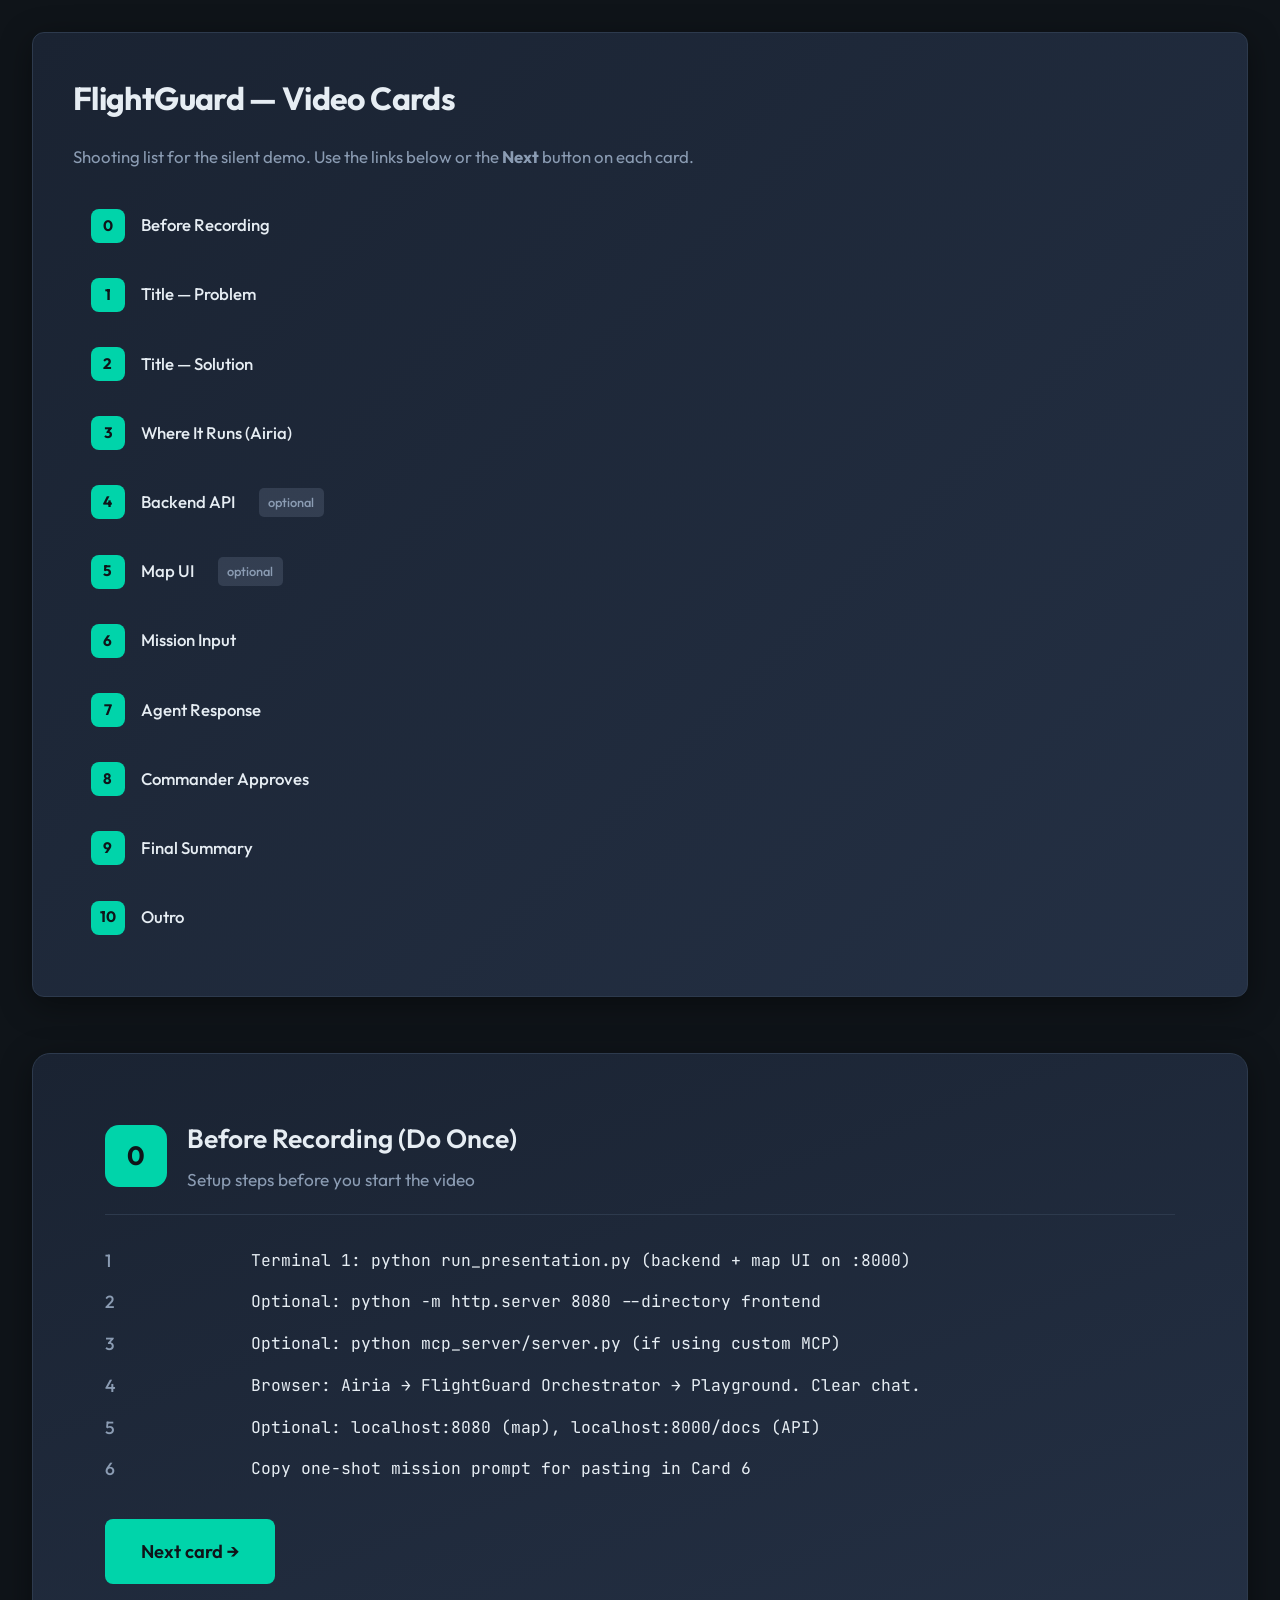
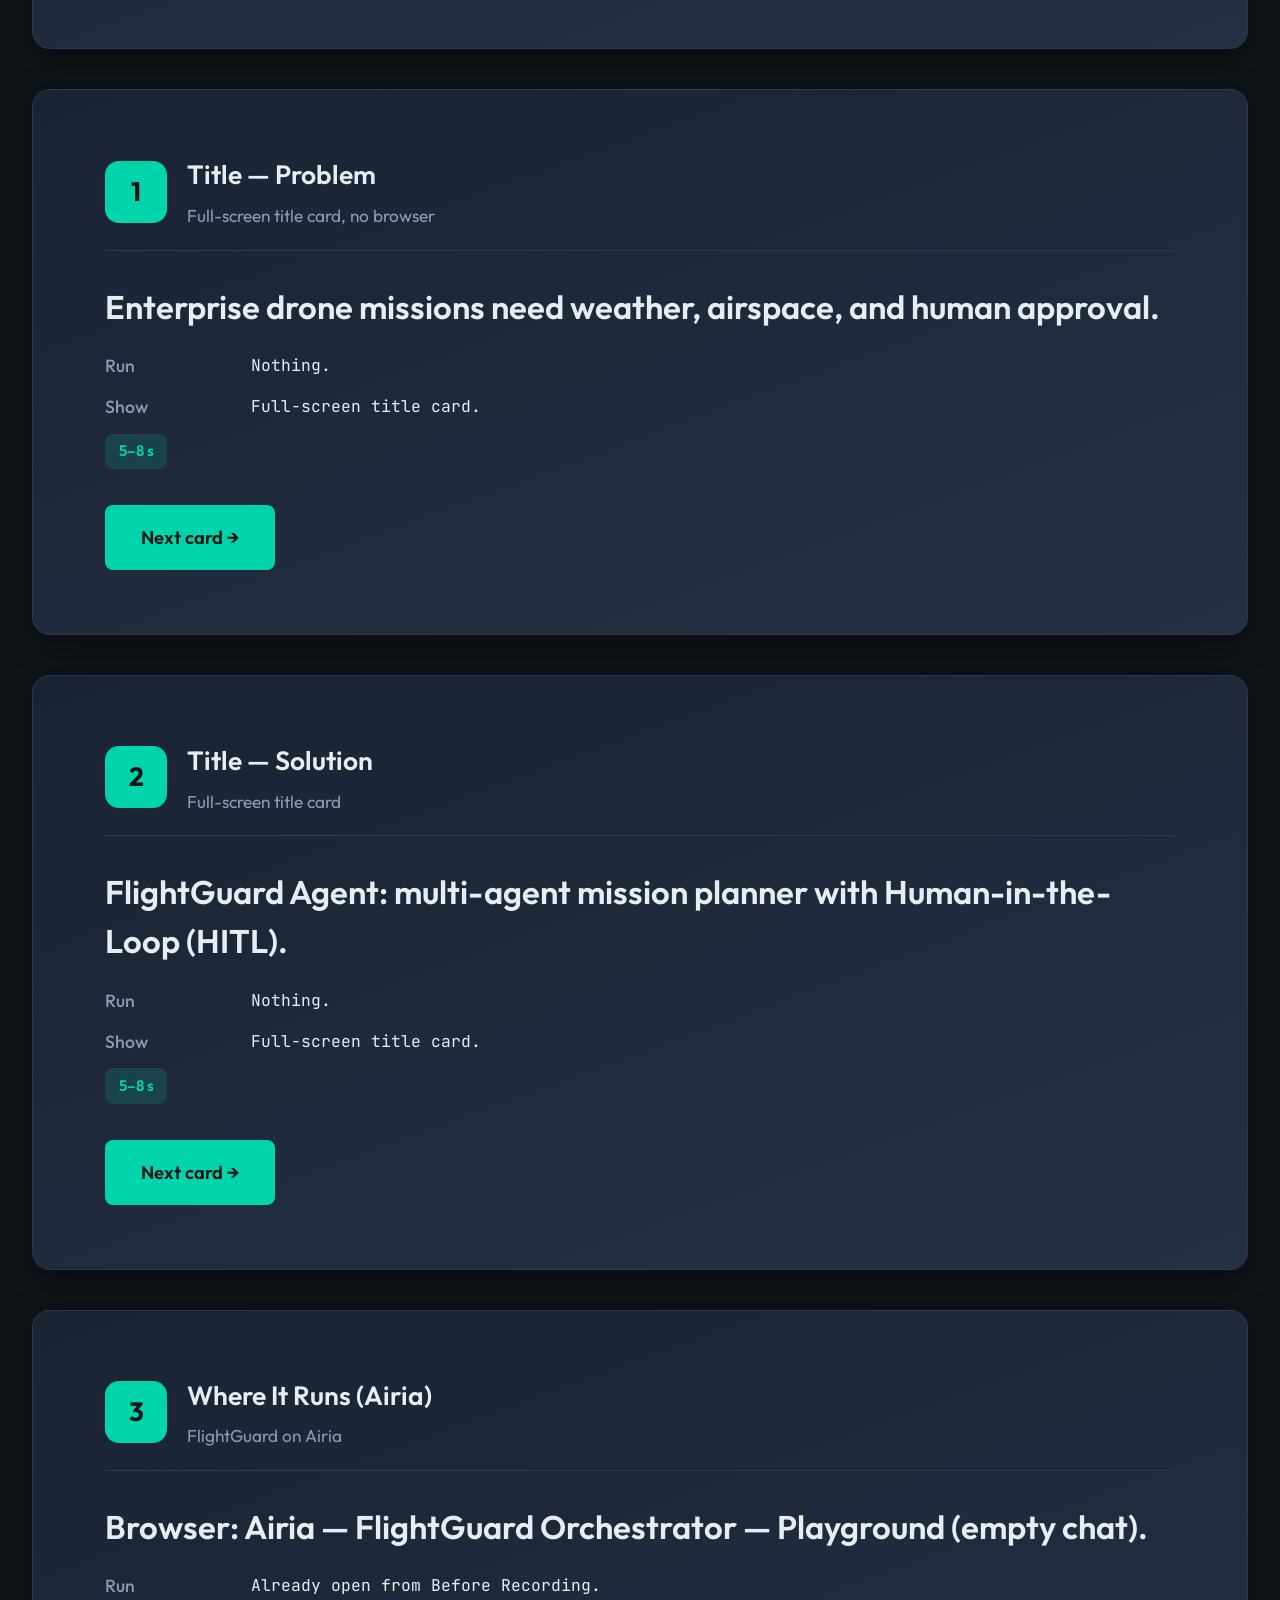
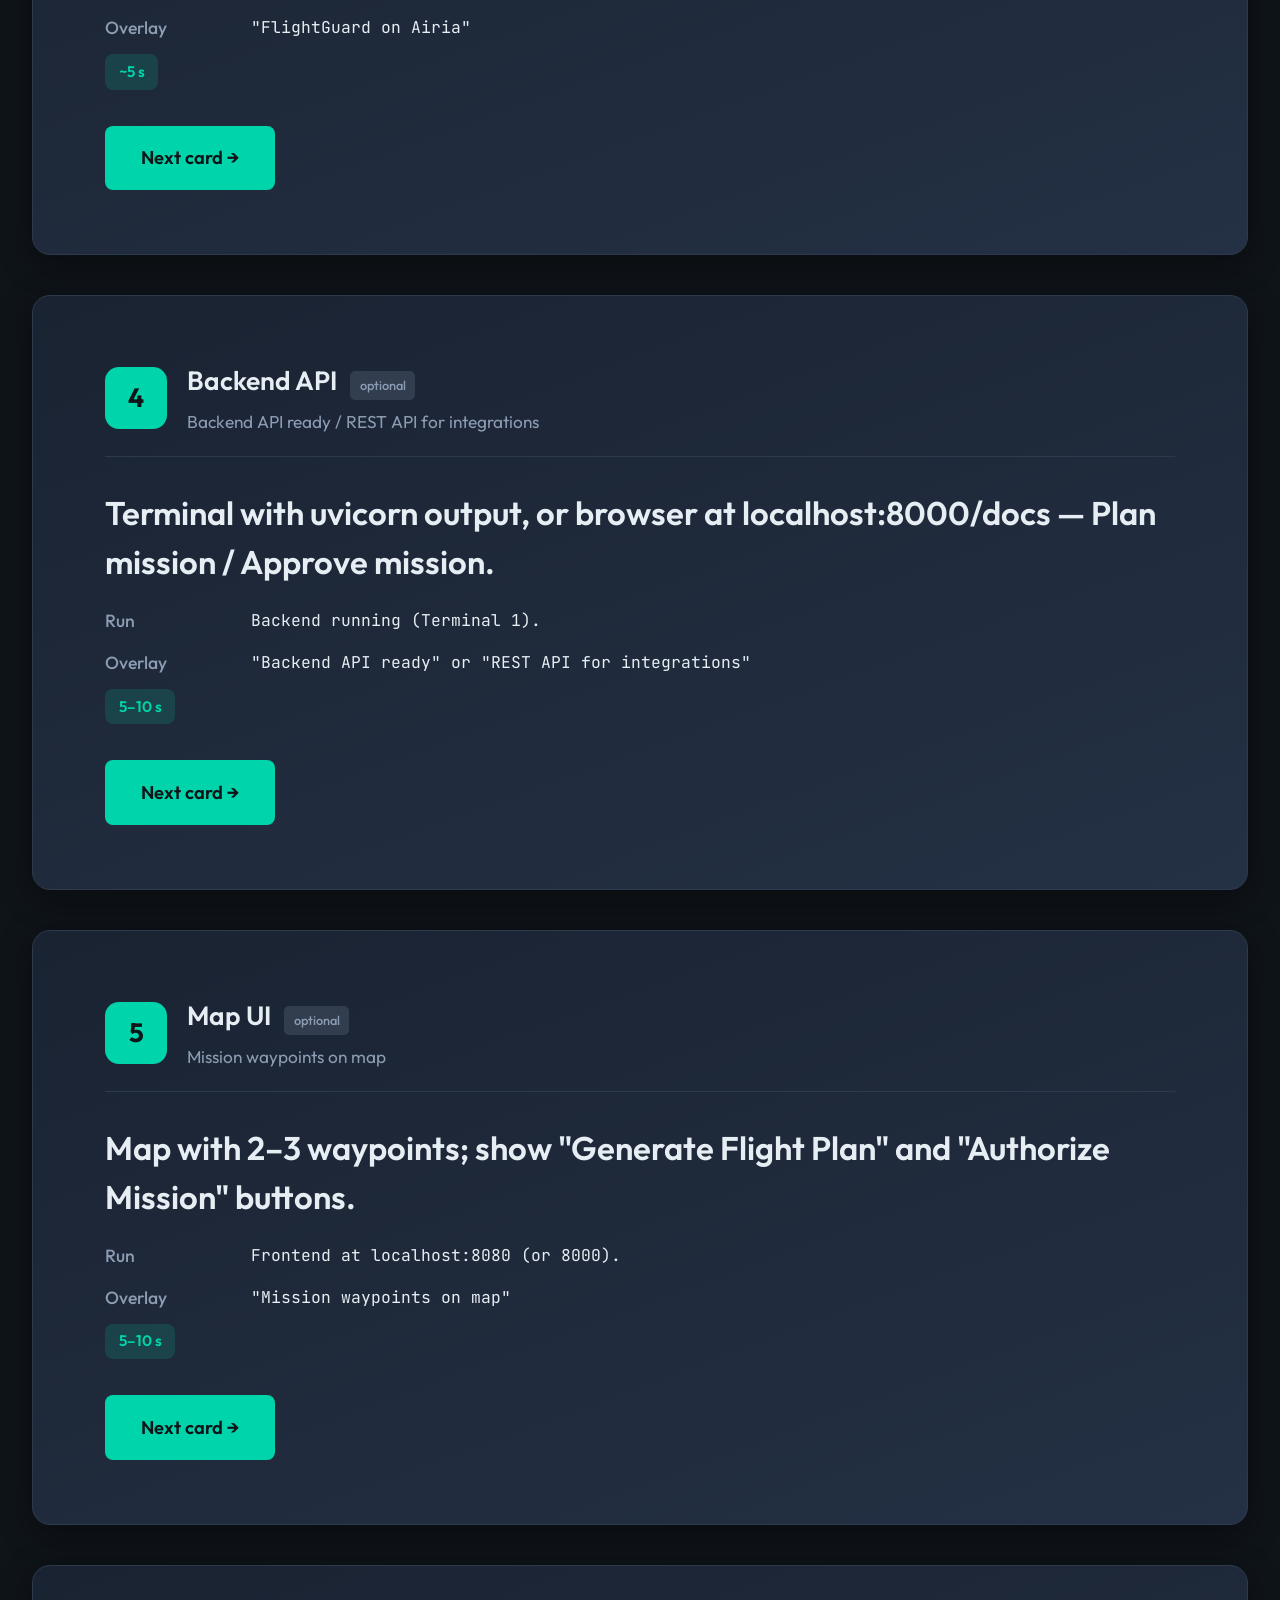
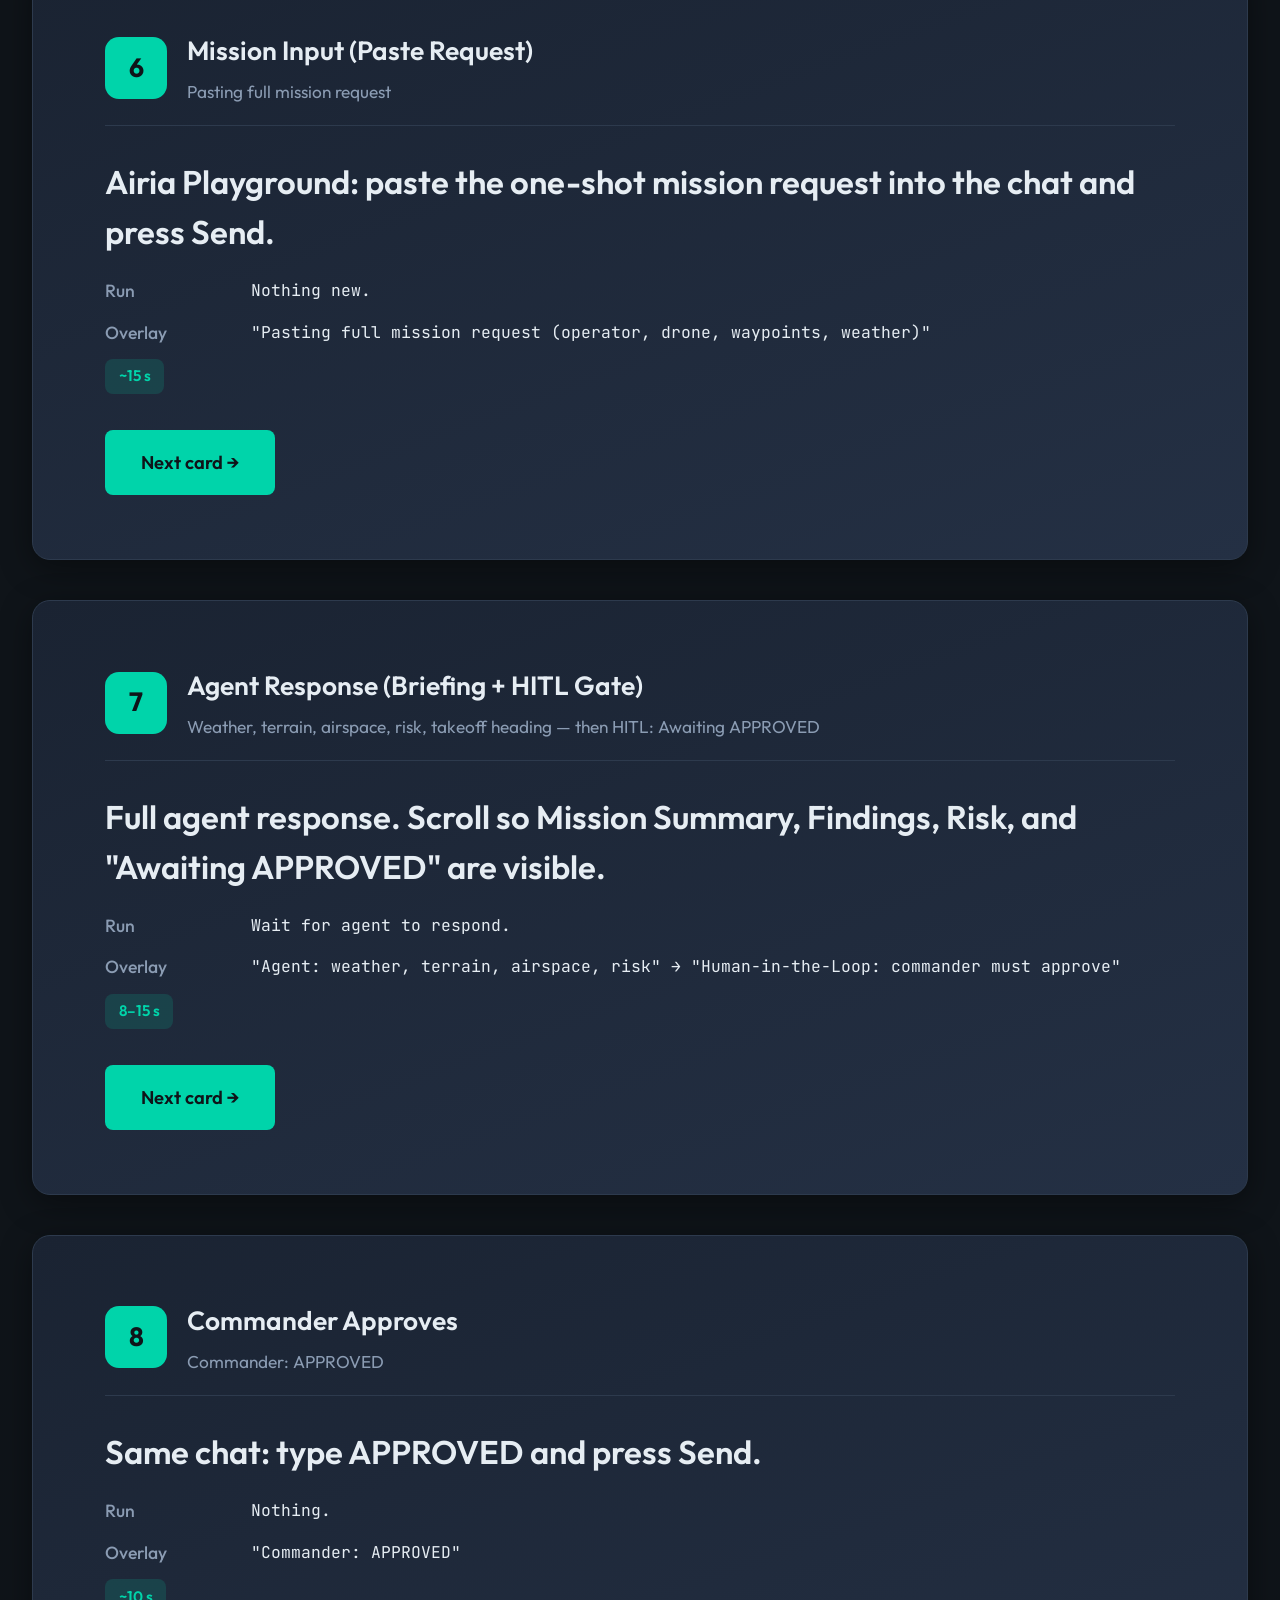
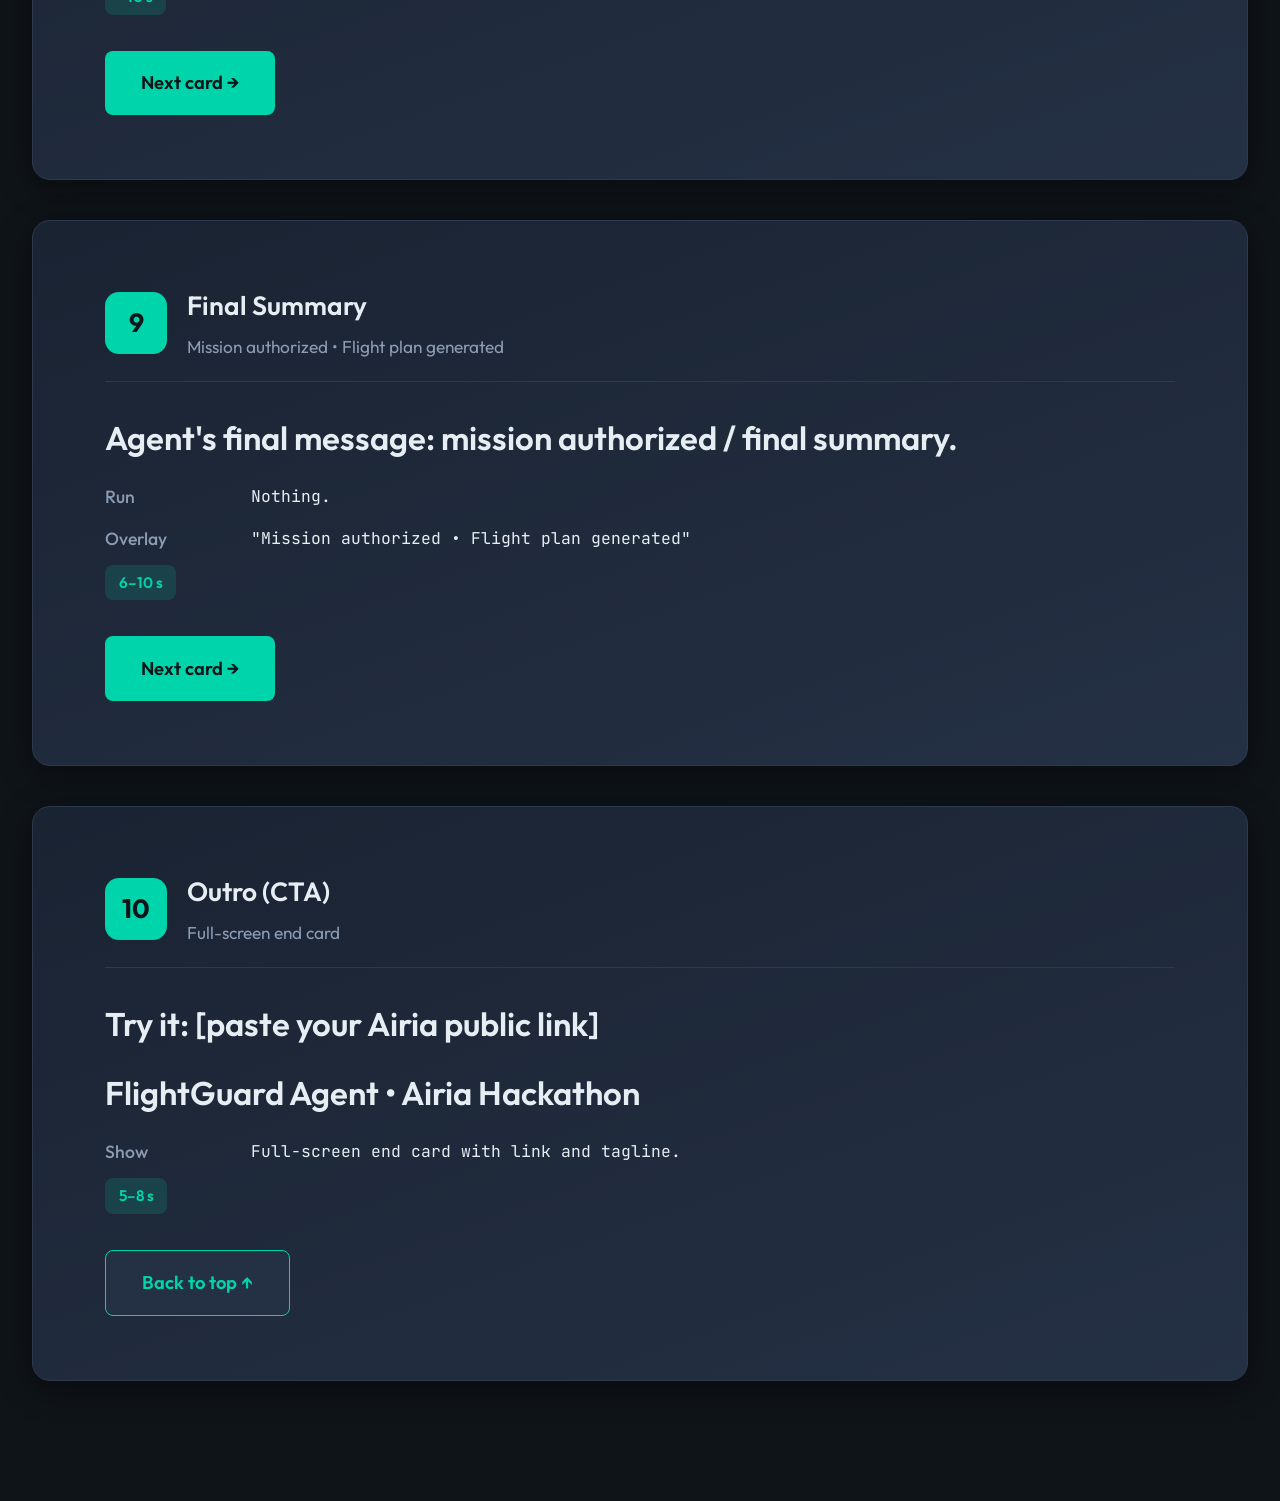
<file: docs/video_cards_presentation.html>
<!DOCTYPE html>
<html lang="en">
<head>
  <meta charset="UTF-8" />
  <meta name="viewport" content="width=device-width, initial-scale=1.0" />
  <title>FlightGuard — Video Cards Presentation</title>
  <link rel="preconnect" href="https://fonts.googleapis.com" />
  <link rel="preconnect" href="https://fonts.gstatic.com" crossorigin />
  <link href="https://fonts.googleapis.com/css2?family=Outfit:wght@300;400;600;700&family=JetBrains+Mono:wght@400;500&display=swap" rel="stylesheet" />
  <style>
    :root {
      --bg: #0f1419;
      --surface: #1a2332;
      --surface2: #243044;
      --text: #e6edf3;
      --text-muted: #8b9cb3;
      --accent: #00d4aa;
      --accent-dim: #00a884;
      --border: #2d3a4d;
      --card-shadow: 0 8px 32px rgba(0,0,0,0.4);
      --radius: 12px;
      --radius-sm: 8px;
    }

    * {
      box-sizing: border-box;
    }

    html {
      scroll-behavior: smooth;
    }

    body {
      margin: 0;
      font-family: 'Outfit', sans-serif;
      background: var(--bg);
      color: var(--text);
      line-height: 1.6;
      min-height: 100vh;
    }

    .container {
      max-width: 1280px;
      margin: 0 auto;
      padding: 2rem 2rem 5rem;
    }

    /* Table of contents */
    .toc-wrap {
      background: linear-gradient(135deg, var(--surface) 0%, var(--surface2) 100%);
      border: 1px solid var(--border);
      border-radius: var(--radius);
      padding: 2.5rem 2.5rem;
      margin-bottom: 3.5rem;
      box-shadow: var(--card-shadow);
    }

    .toc-wrap h1 {
      margin: 0 0 1.25rem;
      font-size: 2rem;
      font-weight: 700;
      color: var(--text);
      letter-spacing: -0.02em;
    }

    .toc-wrap p {
      margin: 0 0 1.5rem;
      color: var(--text-muted);
      font-size: 1.05rem;
    }

    .toc-list {
      list-style: none;
      padding: 0;
      margin: 0;
    }

    .toc-list li {
      margin-bottom: 0.5rem;
    }

    .toc-list a {
      display: flex;
      align-items: center;
      gap: 1rem;
      padding: 0.85rem 1.1rem;
      color: var(--text);
      text-decoration: none;
      border-radius: var(--radius-sm);
      transition: background 0.2s, color 0.2s;
      font-weight: 500;
      font-size: 1.05rem;
    }

    .toc-list a:hover {
      background: var(--surface2);
      color: var(--accent);
    }

    .toc-num {
      width: 34px;
      height: 34px;
      display: inline-flex;
      align-items: center;
      justify-content: center;
      background: var(--accent);
      color: var(--bg);
      font-size: 0.95rem;
      font-weight: 700;
      border-radius: 8px;
      flex-shrink: 0;
    }

    /* Cards */
    .card {
      background: linear-gradient(160deg, var(--surface) 0%, var(--surface2) 100%);
      border: 1px solid var(--border);
      border-radius: 18px;
      padding: 4rem 4.5rem;
      margin-bottom: 2.5rem;
      box-shadow: var(--card-shadow);
      scroll-margin-top: 1.5rem;
      min-height: 420px;
    }

    .card-header {
      display: flex;
      align-items: center;
      gap: 1.25rem;
      margin-bottom: 2rem;
      padding-bottom: 1.25rem;
      border-bottom: 1px solid var(--border);
    }

    .card-num {
      width: 62px;
      height: 62px;
      display: inline-flex;
      align-items: center;
      justify-content: center;
      background: var(--accent);
      color: var(--bg);
      font-size: 1.65rem;
      font-weight: 700;
      border-radius: 14px;
      flex-shrink: 0;
    }

    .card-title {
      margin: 0;
      font-size: 1.65rem;
      font-weight: 600;
      color: var(--text);
    }

    .card-sub {
      margin: 0.35rem 0 0;
      font-size: 1.08rem;
      color: var(--text-muted);
      font-weight: 400;
    }

    .card-body {
      margin-bottom: 2.25rem;
    }

    .card-body .hero {
      font-size: 2.05rem;
      font-weight: 600;
      color: var(--text);
      line-height: 1.5;
      margin: 0 0 1.25rem;
    }

    .card-body .meta {
      display: grid;
      gap: 0.85rem;
      margin-top: 1.25rem;
    }

    .card-body .meta-row {
      display: grid;
      grid-template-columns: 130px 1fr;
      gap: 1rem;
      font-size: 1.1rem;
    }

    .card-body .meta-label {
      color: var(--text-muted);
      font-weight: 500;
    }

    .card-body .meta-value {
      color: var(--text);
      font-family: 'JetBrains Mono', monospace;
      font-size: 1.02rem;
    }

    .duration {
      display: inline-block;
      background: rgba(0, 212, 170, 0.15);
      color: var(--accent);
      padding: 0.35rem 0.85rem;
      border-radius: 8px;
      font-size: 0.95rem;
      font-weight: 600;
      margin-top: 0.75rem;
    }

    .btn-next {
      display: inline-flex;
      align-items: center;
      gap: 0.6rem;
      padding: 1.1rem 2.25rem;
      background: var(--accent);
      color: var(--bg);
      border: none;
      border-radius: var(--radius-sm);
      font-family: 'Outfit', sans-serif;
      font-size: 1.15rem;
      font-weight: 600;
      cursor: pointer;
      transition: background 0.2s, transform 0.1s;
      text-decoration: none;
    }

    .btn-next:hover {
      background: var(--accent-dim);
      transform: translateY(-1px);
    }

    .btn-next:active {
      transform: translateY(0);
    }

    .btn-next svg {
      width: 18px;
      height: 18px;
    }

    .card:last-of-type .btn-next {
      background: var(--surface2);
      color: var(--accent);
      border: 1px solid var(--accent);
    }

    .card:last-of-type .btn-next:hover {
      background: rgba(0, 212, 170, 0.1);
    }

    .optional-badge {
      display: inline-block;
      background: rgba(139, 156, 179, 0.2);
      color: var(--text-muted);
      font-size: 0.8rem;
      padding: 0.25rem 0.6rem;
      border-radius: 5px;
      margin-left: 0.5rem;
      font-weight: 500;
    }
  </style>
</head>
<body>
  <div class="container">
    <nav class="toc-wrap" id="toc">
      <h1>FlightGuard — Video Cards</h1>
      <p>Shooting list for the silent demo. Use the links below or the <strong>Next</strong> button on each card.</p>
      <ol class="toc-list">
        <li><a href="#card0"><span class="toc-num">0</span> Before Recording</a></li>
        <li><a href="#card1"><span class="toc-num">1</span> Title — Problem</a></li>
        <li><a href="#card2"><span class="toc-num">2</span> Title — Solution</a></li>
        <li><a href="#card3"><span class="toc-num">3</span> Where It Runs (Airia)</a></li>
        <li><a href="#card4"><span class="toc-num">4</span> Backend API <span class="optional-badge">optional</span></a></li>
        <li><a href="#card5"><span class="toc-num">5</span> Map UI <span class="optional-badge">optional</span></a></li>
        <li><a href="#card6"><span class="toc-num">6</span> Mission Input</a></li>
        <li><a href="#card7"><span class="toc-num">7</span> Agent Response</a></li>
        <li><a href="#card8"><span class="toc-num">8</span> Commander Approves</a></li>
        <li><a href="#card9"><span class="toc-num">9</span> Final Summary</a></li>
        <li><a href="#card10"><span class="toc-num">10</span> Outro</a></li>
      </ol>
    </nav>

    <!-- Card 0: Before Recording -->
    <section class="card" id="card0">
      <div class="card-header">
        <span class="card-num">0</span>
        <div>
          <h2 class="card-title">Before Recording (Do Once)</h2>
          <p class="card-sub">Setup steps before you start the video</p>
        </div>
      </div>
      <div class="card-body">
        <div class="meta">
          <div class="meta-row"><span class="meta-label">1</span><span class="meta-value">Terminal 1: python run_presentation.py (backend + map UI on :8000)</span></div>
          <div class="meta-row"><span class="meta-label">2</span><span class="meta-value">Optional: python -m http.server 8080 --directory frontend</span></div>
          <div class="meta-row"><span class="meta-label">3</span><span class="meta-value">Optional: python mcp_server/server.py (if using custom MCP)</span></div>
          <div class="meta-row"><span class="meta-label">4</span><span class="meta-value">Browser: Airia → FlightGuard Orchestrator → Playground. Clear chat.</span></div>
          <div class="meta-row"><span class="meta-label">5</span><span class="meta-value">Optional: localhost:8080 (map), localhost:8000/docs (API)</span></div>
          <div class="meta-row"><span class="meta-label">6</span><span class="meta-value">Copy one-shot mission prompt for pasting in Card 6</span></div>
        </div>
      </div>
      <a href="#card1" class="btn-next">Next card →</a>
    </section>

    <!-- Card 1 -->
    <section class="card" id="card1">
      <div class="card-header">
        <span class="card-num">1</span>
        <div>
          <h2 class="card-title">Title — Problem</h2>
          <p class="card-sub">Full-screen title card, no browser</p>
        </div>
      </div>
      <div class="card-body">
        <p class="hero">Enterprise drone missions need weather, airspace, and human approval.</p>
        <div class="meta">
          <div class="meta-row"><span class="meta-label">Run</span><span class="meta-value">Nothing.</span></div>
          <div class="meta-row"><span class="meta-label">Show</span><span class="meta-value">Full-screen title card.</span></div>
        </div>
        <span class="duration">5–8 s</span>
      </div>
      <a href="#card2" class="btn-next">Next card →</a>
    </section>

    <!-- Card 2 -->
    <section class="card" id="card2">
      <div class="card-header">
        <span class="card-num">2</span>
        <div>
          <h2 class="card-title">Title — Solution</h2>
          <p class="card-sub">Full-screen title card</p>
        </div>
      </div>
      <div class="card-body">
        <p class="hero">FlightGuard Agent: multi-agent mission planner with Human-in-the-Loop (HITL).</p>
        <div class="meta">
          <div class="meta-row"><span class="meta-label">Run</span><span class="meta-value">Nothing.</span></div>
          <div class="meta-row"><span class="meta-label">Show</span><span class="meta-value">Full-screen title card.</span></div>
        </div>
        <span class="duration">5–8 s</span>
      </div>
      <a href="#card3" class="btn-next">Next card →</a>
    </section>

    <!-- Card 3 -->
    <section class="card" id="card3">
      <div class="card-header">
        <span class="card-num">3</span>
        <div>
          <h2 class="card-title">Where It Runs (Airia)</h2>
          <p class="card-sub">FlightGuard on Airia</p>
        </div>
      </div>
      <div class="card-body">
        <p class="hero">Browser: Airia — FlightGuard Orchestrator — Playground (empty chat).</p>
        <div class="meta">
          <div class="meta-row"><span class="meta-label">Run</span><span class="meta-value">Already open from Before Recording.</span></div>
          <div class="meta-row"><span class="meta-label">Overlay</span><span class="meta-value">"FlightGuard on Airia"</span></div>
        </div>
        <span class="duration">~5 s</span>
      </div>
      <a href="#card4" class="btn-next">Next card →</a>
    </section>

    <!-- Card 4 -->
    <section class="card" id="card4">
      <div class="card-header">
        <span class="card-num">4</span>
        <div>
          <h2 class="card-title">Backend API <span class="optional-badge">optional</span></h2>
          <p class="card-sub">Backend API ready / REST API for integrations</p>
        </div>
      </div>
      <div class="card-body">
        <p class="hero">Terminal with uvicorn output, or browser at localhost:8000/docs — Plan mission / Approve mission.</p>
        <div class="meta">
          <div class="meta-row"><span class="meta-label">Run</span><span class="meta-value">Backend running (Terminal 1).</span></div>
          <div class="meta-row"><span class="meta-label">Overlay</span><span class="meta-value">"Backend API ready" or "REST API for integrations"</span></div>
        </div>
        <span class="duration">5–10 s</span>
      </div>
      <a href="#card5" class="btn-next">Next card →</a>
    </section>

    <!-- Card 5 -->
    <section class="card" id="card5">
      <div class="card-header">
        <span class="card-num">5</span>
        <div>
          <h2 class="card-title">Map UI <span class="optional-badge">optional</span></h2>
          <p class="card-sub">Mission waypoints on map</p>
        </div>
      </div>
      <div class="card-body">
        <p class="hero">Map with 2–3 waypoints; show "Generate Flight Plan" and "Authorize Mission" buttons.</p>
        <div class="meta">
          <div class="meta-row"><span class="meta-label">Run</span><span class="meta-value">Frontend at localhost:8080 (or 8000).</span></div>
          <div class="meta-row"><span class="meta-label">Overlay</span><span class="meta-value">"Mission waypoints on map"</span></div>
        </div>
        <span class="duration">5–10 s</span>
      </div>
      <a href="#card6" class="btn-next">Next card →</a>
    </section>

    <!-- Card 6 -->
    <section class="card" id="card6">
      <div class="card-header">
        <span class="card-num">6</span>
        <div>
          <h2 class="card-title">Mission Input (Paste Request)</h2>
          <p class="card-sub">Pasting full mission request</p>
        </div>
      </div>
      <div class="card-body">
        <p class="hero">Airia Playground: paste the one-shot mission request into the chat and press Send.</p>
        <div class="meta">
          <div class="meta-row"><span class="meta-label">Run</span><span class="meta-value">Nothing new.</span></div>
          <div class="meta-row"><span class="meta-label">Overlay</span><span class="meta-value">"Pasting full mission request (operator, drone, waypoints, weather)"</span></div>
        </div>
        <span class="duration">~15 s</span>
      </div>
      <a href="#card7" class="btn-next">Next card →</a>
    </section>

    <!-- Card 7 -->
    <section class="card" id="card7">
      <div class="card-header">
        <span class="card-num">7</span>
        <div>
          <h2 class="card-title">Agent Response (Briefing + HITL Gate)</h2>
          <p class="card-sub">Weather, terrain, airspace, risk, takeoff heading — then HITL: Awaiting APPROVED</p>
        </div>
      </div>
      <div class="card-body">
        <p class="hero">Full agent response. Scroll so Mission Summary, Findings, Risk, and "Awaiting APPROVED" are visible.</p>
        <div class="meta">
          <div class="meta-row"><span class="meta-label">Run</span><span class="meta-value">Wait for agent to respond.</span></div>
          <div class="meta-row"><span class="meta-label">Overlay</span><span class="meta-value">"Agent: weather, terrain, airspace, risk" → "Human-in-the-Loop: commander must approve"</span></div>
        </div>
        <span class="duration">8–15 s</span>
      </div>
      <a href="#card8" class="btn-next">Next card →</a>
    </section>

    <!-- Card 8 -->
    <section class="card" id="card8">
      <div class="card-header">
        <span class="card-num">8</span>
        <div>
          <h2 class="card-title">Commander Approves</h2>
          <p class="card-sub">Commander: APPROVED</p>
        </div>
      </div>
      <div class="card-body">
        <p class="hero">Same chat: type APPROVED and press Send.</p>
        <div class="meta">
          <div class="meta-row"><span class="meta-label">Run</span><span class="meta-value">Nothing.</span></div>
          <div class="meta-row"><span class="meta-label">Overlay</span><span class="meta-value">"Commander: APPROVED"</span></div>
        </div>
        <span class="duration">~10 s</span>
      </div>
      <a href="#card9" class="btn-next">Next card →</a>
    </section>

    <!-- Card 9 -->
    <section class="card" id="card9">
      <div class="card-header">
        <span class="card-num">9</span>
        <div>
          <h2 class="card-title">Final Summary</h2>
          <p class="card-sub">Mission authorized • Flight plan generated</p>
        </div>
      </div>
      <div class="card-body">
        <p class="hero">Agent's final message: mission authorized / final summary.</p>
        <div class="meta">
          <div class="meta-row"><span class="meta-label">Run</span><span class="meta-value">Nothing.</span></div>
          <div class="meta-row"><span class="meta-label">Overlay</span><span class="meta-value">"Mission authorized • Flight plan generated"</span></div>
        </div>
        <span class="duration">6–10 s</span>
      </div>
      <a href="#card10" class="btn-next">Next card →</a>
    </section>

    <!-- Card 10 -->
    <section class="card" id="card10">
      <div class="card-header">
        <span class="card-num">10</span>
        <div>
          <h2 class="card-title">Outro (CTA)</h2>
          <p class="card-sub">Full-screen end card</p>
        </div>
      </div>
      <div class="card-body">
        <p class="hero">Try it: [paste your Airia public link]</p>
        <p class="hero" style="margin-top: 0.5rem;">FlightGuard Agent • Airia Hackathon</p>
        <div class="meta">
          <div class="meta-row"><span class="meta-label">Show</span><span class="meta-value">Full-screen end card with link and tagline.</span></div>
        </div>
        <span class="duration">5–8 s</span>
      </div>
      <a href="#toc" class="btn-next">Back to top ↑</a>
    </section>
  </div>

  <script>
    (function() {
      var cards = ['toc', 'card0', 'card1', 'card2', 'card3', 'card4', 'card5', 'card6', 'card7', 'card8', 'card9', 'card10'];
      function indexOfCard(id) {
        var i = cards.indexOf(id);
        return i >= 0 ? i : 0;
      }
      function getCurrentCard() {
        var y = window.scrollY || window.pageYOffset;
        var best = cards[0];
        var bestTop = -1;
        cards.forEach(function(id) {
          var el = document.getElementById(id);
          if (!el) return;
          var top = el.getBoundingClientRect().top + y;
          if (top <= y + 100 && top > bestTop) {
            best = id;
            bestTop = top;
          }
        });
        return best;
      }
      function goNext() {
        var cur = getCurrentCard();
        var i = indexOfCard(cur);
        if (i < cards.length - 1) {
          document.getElementById(cards[i + 1]).scrollIntoView({ behavior: 'smooth', block: 'start' });
        }
      }
      function goPrev() {
        var cur = getCurrentCard();
        var i = indexOfCard(cur);
        if (i > 0) {
          document.getElementById(cards[i - 1]).scrollIntoView({ behavior: 'smooth', block: 'start' });
        }
      }
      document.addEventListener('keydown', function(e) {
        if (e.key === 'ArrowRight' || e.key === 'n' || e.key === 'N') {
          goNext();
          e.preventDefault();
        } else if (e.key === 'ArrowLeft' || e.key === 'p' || e.key === 'P') {
          goPrev();
          e.preventDefault();
        }
      });
    })();
  </script>
</body>
</html>
</file>
